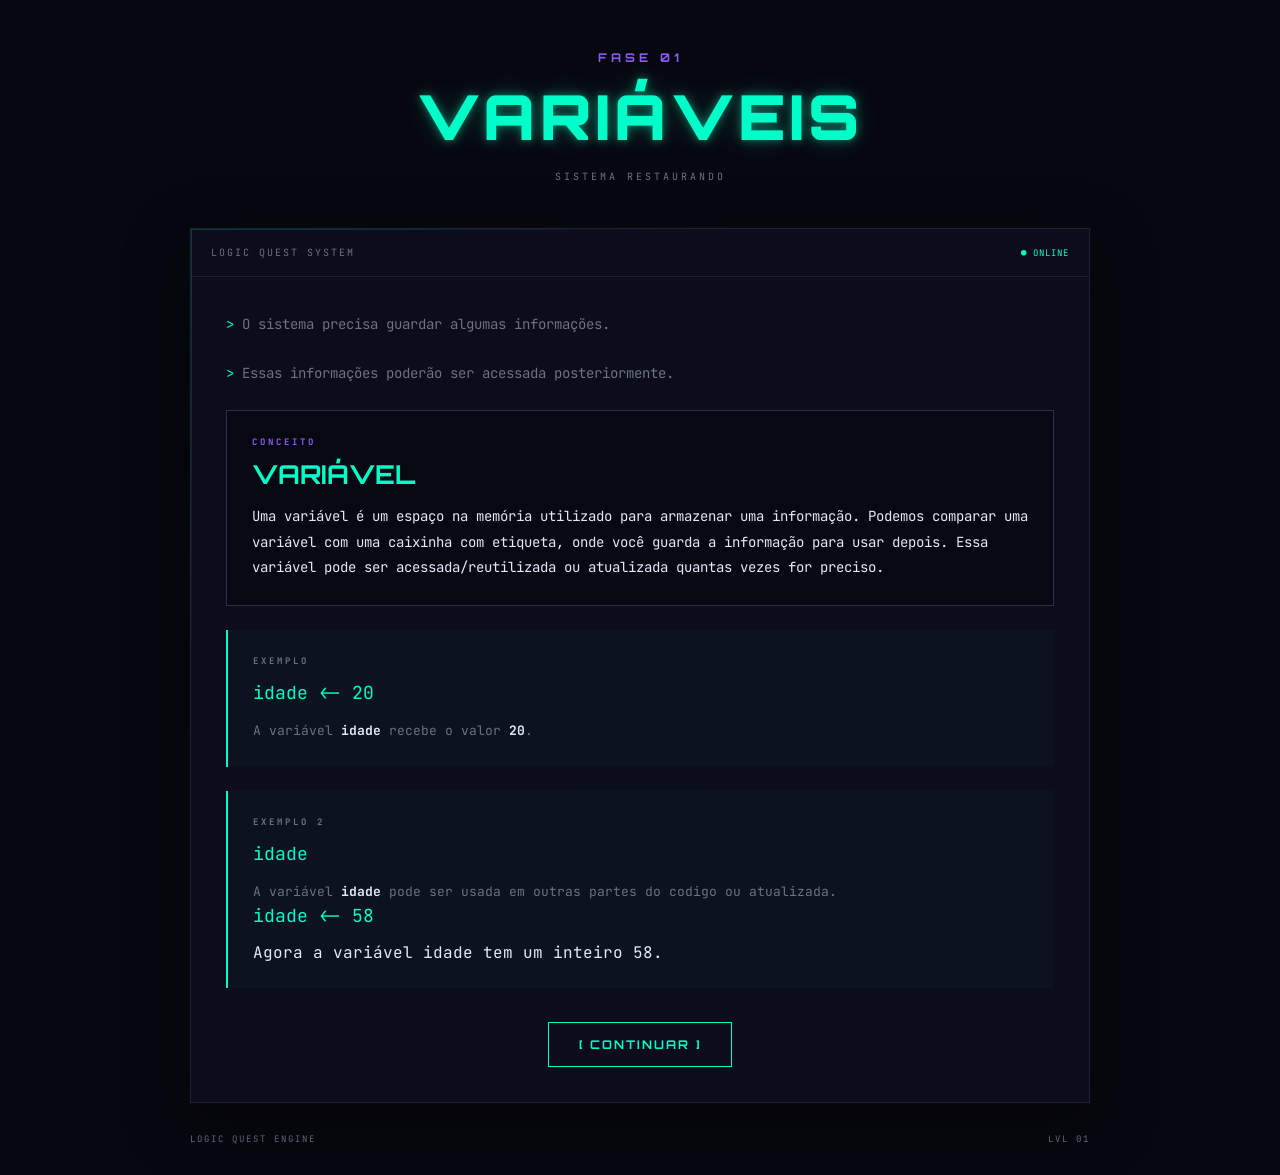
<file: fases/fase01.html>
<!DOCTYPE html>
<html lang="pt-BR">

<head>

    <meta charset="UTF-8">

    <meta
        name="viewport"
        content="width=device-width, initial-scale=1.0"
    >

    <title>Logic Quest — Fase 01</title>

    <link
        rel="stylesheet"
        href="../css/fase01.css"
    >

</head>

<body>

    <main class="phase">

        <section class="phase-header">

            <span class="phase-number">
                FASE 01
            </span>

            <h1>
                VARIÁVEIS
            </h1>

            <span class="phase-status">
                SISTEMA RESTAURANDO
            </span>

        </section>


        <section class="phase-content">

            <div class="terminal">

                <div class="terminal-header">

                    <span>LOGIC QUEST SYSTEM</span>

                    <span class="terminal-status">
                        ● ONLINE
                    </span>

                </div>


                <div class="terminal-body">

                    <p class="system-message">
                        O sistema precisa guardar algumas informações.
                    </p>

                    <p class="system-message">
                        Essas informações poderão ser acessada posteriormente.
                    </p>


                    <div class="concept-box">

                        <span class="concept-label">
                            CONCEITO
                        </span>

                        <h2>
                            VARIÁVEL
                        </h2>

                        <p>
                            Uma variável é um espaço na memória utilizado para armazenar uma informação.
                            Podemos comparar uma variável com uma caixinha com etiqueta, onde você guarda a informação para usar depois.
                            Essa variável pode ser acessada/reutilizada ou atualizada quantas vezes for preciso.
                        </p>

                    </div>


                    <div class="example-box">

                        <span class="example-label">
                            EXEMPLO
                        </span>

                        <pre>idade &lt;- 20</pre>

                        <p>
                            A variável
                            <strong>idade</strong>
                            recebe o valor
                            <strong>20</strong>.
                        </p>

                    </div>

                    <div class="example-box">

                        <span class="example-label">
                            EXEMPLO 2
                        </span>

                        <pre>idade</pre>

                        <p>
                            A variável
                            <strong>idade</strong>
                            pode ser usada em outras partes do codigo ou atualizada.
                            <pre>idade &lt;- 58</pre>
                            Agora a variável idade tem um inteiro 58.
                        </p>

                    </div>


                    <button
                        class="btn-continue"
                        id="btn-continue"
                        type="button"
                    >
                        [ CONTINUAR ]
                    </button>

                </div>

            </div>

        </section>


        <footer class="phase-footer">

            <span>
                LOGIC QUEST ENGINE
            </span>

            <span>
                LVL 01
            </span>

        </footer>

    </main>


    <script>

        const button = document.getElementById('btn-continue');

        button.addEventListener('click', () => {

            console.log('Iniciando desafios da Fase 01.');

        });

    </script>

</body>

</html>
</file>
<file: css/fase01.css>
@import url('https://fonts.googleapis.com/css2?family=JetBrains+Mono:wght@400;500;600;700&family=Orbitron:wght@400;500;600;700;800;900&display=swap');


:root {

    --bg: #07070f;
    --card: #0e0e1e;
    --border: #1e1e38;
    --muted: #2d2d4e;

    --text-dim: #6b7280;
    --text: #e2e8f8;

    --cyan: #00ffc8;
    --purple: #8b5cf6;
    --red: #f43f5e;
    --yellow: #fbbf24;
}


* {
    margin: 0;
    padding: 0;
    box-sizing: border-box;
}


body {

    min-height: 100vh;

    background:
        radial-gradient(
            circle at center,
            rgba(0, 255, 200, 0.05),
            transparent 45%
        ),
        var(--bg);

    color: var(--text);

    font-family: 'JetBrains Mono', monospace;

    overflow-x: hidden;
}


body::before {

    content: '';

    position: fixed;

    inset: 0;

    pointer-events: none;

    background:
        linear-gradient(
            rgba(255, 255, 255, 0.015) 1px,
            transparent 1px
        ),
        linear-gradient(
            90deg,
            rgba(255, 255, 255, 0.015) 1px,
            transparent 1px
        );

    background-size: 40px 40px;

    opacity: 0.35;
}


/* ========================================
   ESTRUTURA
======================================== */

.phase {

    min-height: 100vh;

    display: flex;

    flex-direction: column;

    align-items: center;

    padding: 50px 25px 30px;

    position: relative;

    z-index: 1;
}


/* ========================================
   CABEÇALHO
======================================== */

.phase-header {

    width: min(900px, 100%);

    display: flex;

    flex-direction: column;

    align-items: center;

    text-align: center;

    margin-bottom: 45px;
}


.phase-number {

    color: var(--purple);

    font-family: 'Orbitron', sans-serif;

    font-size: 12px;

    font-weight: 700;

    letter-spacing: 4px;

    margin-bottom: 12px;
}


.phase-header h1 {

    color: var(--cyan);

    font-family: 'Orbitron', sans-serif;

    font-size: clamp(34px, 7vw, 62px);

    font-weight: 900;

    letter-spacing: 5px;

    text-shadow:
        0 0 10px rgba(0, 255, 200, 0.5),
        0 0 30px rgba(0, 255, 200, 0.2);
}


.phase-status {

    margin-top: 15px;

    color: var(--text-dim);

    font-size: 10px;

    letter-spacing: 3px;
}


/* ========================================
   CONTEÚDO
======================================== */

.phase-content {

    width: min(900px, 100%);

    display: flex;

    justify-content: center;
}


/* ========================================
   TERMINAL
======================================== */

.terminal {

    width: 100%;

    background: rgba(14, 14, 30, 0.92);

    border: 1px solid var(--border);

    box-shadow:
        0 0 0 1px rgba(0, 255, 200, 0.02),
        0 20px 60px rgba(0, 0, 0, 0.35);

    position: relative;
}


.terminal::before {

    content: '';

    position: absolute;

    inset: 0;

    border: 1px solid transparent;

    background:
        linear-gradient(
            135deg,
            rgba(0, 255, 200, 0.2),
            transparent 30%
        )
        border-box;

    mask:
        linear-gradient(#fff 0 0) padding-box,
        linear-gradient(#fff 0 0);

    mask-composite: exclude;

    pointer-events: none;
}


/* ========================================
   TERMINAL HEADER
======================================== */

.terminal-header {

    min-height: 48px;

    display: flex;

    align-items: center;

    justify-content: space-between;

    padding: 0 20px;

    border-bottom: 1px solid var(--border);

    color: var(--text-dim);

    font-size: 10px;

    letter-spacing: 2px;
}


.terminal-status {

    color: var(--cyan);

    font-size: 9px;

    letter-spacing: 1px;
}


/* ========================================
   TERMINAL BODY
======================================== */

.terminal-body {

    padding: 35px;

    display: flex;

    flex-direction: column;

    gap: 24px;
}


.system-message {

    color: var(--text-dim);

    font-size: 14px;

    line-height: 1.8;

    max-width: 720px;
}


.system-message::before {

    content: '> ';

    color: var(--cyan);
}


/* ========================================
   CONCEITO
======================================== */

.concept-box {

    padding: 25px;

    border: 1px solid var(--muted);

    background: rgba(7, 7, 15, 0.65);

    position: relative;
}


.concept-label {

    display: block;

    margin-bottom: 10px;

    color: var(--purple);

    font-size: 9px;

    font-weight: 700;

    letter-spacing: 3px;
}


.concept-box h2 {

    color: var(--cyan);

    font-family: 'Orbitron', sans-serif;

    font-size: 26px;

    margin-bottom: 14px;
}


.concept-box p {

    color: var(--text);

    font-size: 14px;

    line-height: 1.8;
}


/* ========================================
   EXEMPLO
======================================== */

.example-box {

    padding: 25px;

    border-left: 2px solid var(--cyan);

    background: rgba(0, 255, 200, 0.025);
}


.example-label {

    display: block;

    margin-bottom: 14px;

    color: var(--text-dim);

    font-size: 9px;

    font-weight: 700;

    letter-spacing: 3px;
}


.example-box pre {

    margin-bottom: 15px;

    color: var(--cyan);

    font-family: 'JetBrains Mono', monospace;

    font-size: 18px;

    white-space: pre-wrap;
}


.example-box p {

    color: var(--text-dim);

    font-size: 13px;

    line-height: 1.8;
}


.example-box strong {

    color: var(--text);
}


/* ========================================
   BOTÃO
======================================== */

.btn-continue {

    align-self: center;

    margin-top: 10px;

    padding: 14px 30px;

    border: 1px solid var(--cyan);

    background: transparent;

    color: var(--cyan);

    font-family: 'Orbitron', sans-serif;

    font-size: 12px;

    font-weight: 700;

    letter-spacing: 2px;

    cursor: pointer;

    transition:
        background 0.2s ease,
        color 0.2s ease,
        box-shadow 0.2s ease,
        transform 0.2s ease;
}


.btn-continue:hover {

    background: var(--cyan);

    color: var(--bg);

    box-shadow:
        0 0 20px rgba(0, 255, 200, 0.25);

    transform: translateY(-2px);
}


.btn-continue:active {

    transform: translateY(0);
}


/* ========================================
   RODAPÉ
======================================== */

.phase-footer {

    width: min(900px, 100%);

    margin-top: auto;

    padding-top: 30px;

    display: flex;

    justify-content: space-between;

    color: var(--text-dim);

    font-size: 9px;

    letter-spacing: 2px;
}


/* ========================================
   RESPONSIVIDADE
======================================== */

@media (max-width: 700px) {

    .phase {

        padding:
            30px 15px 20px;
    }


    .phase-header {

        margin-bottom: 30px;
    }


    .phase-header h1 {

        font-size: 34px;

        letter-spacing: 3px;
    }


    .terminal-body {

        padding: 22px;
    }


    .terminal-header {

        padding: 0 14px;

        font-size: 8px;
    }


    .system-message {

        font-size: 13px;
    }


    .concept-box,
    .example-box {

        padding: 18px;
    }


    .phase-footer {

        font-size: 8px;
    }

}
</file>
